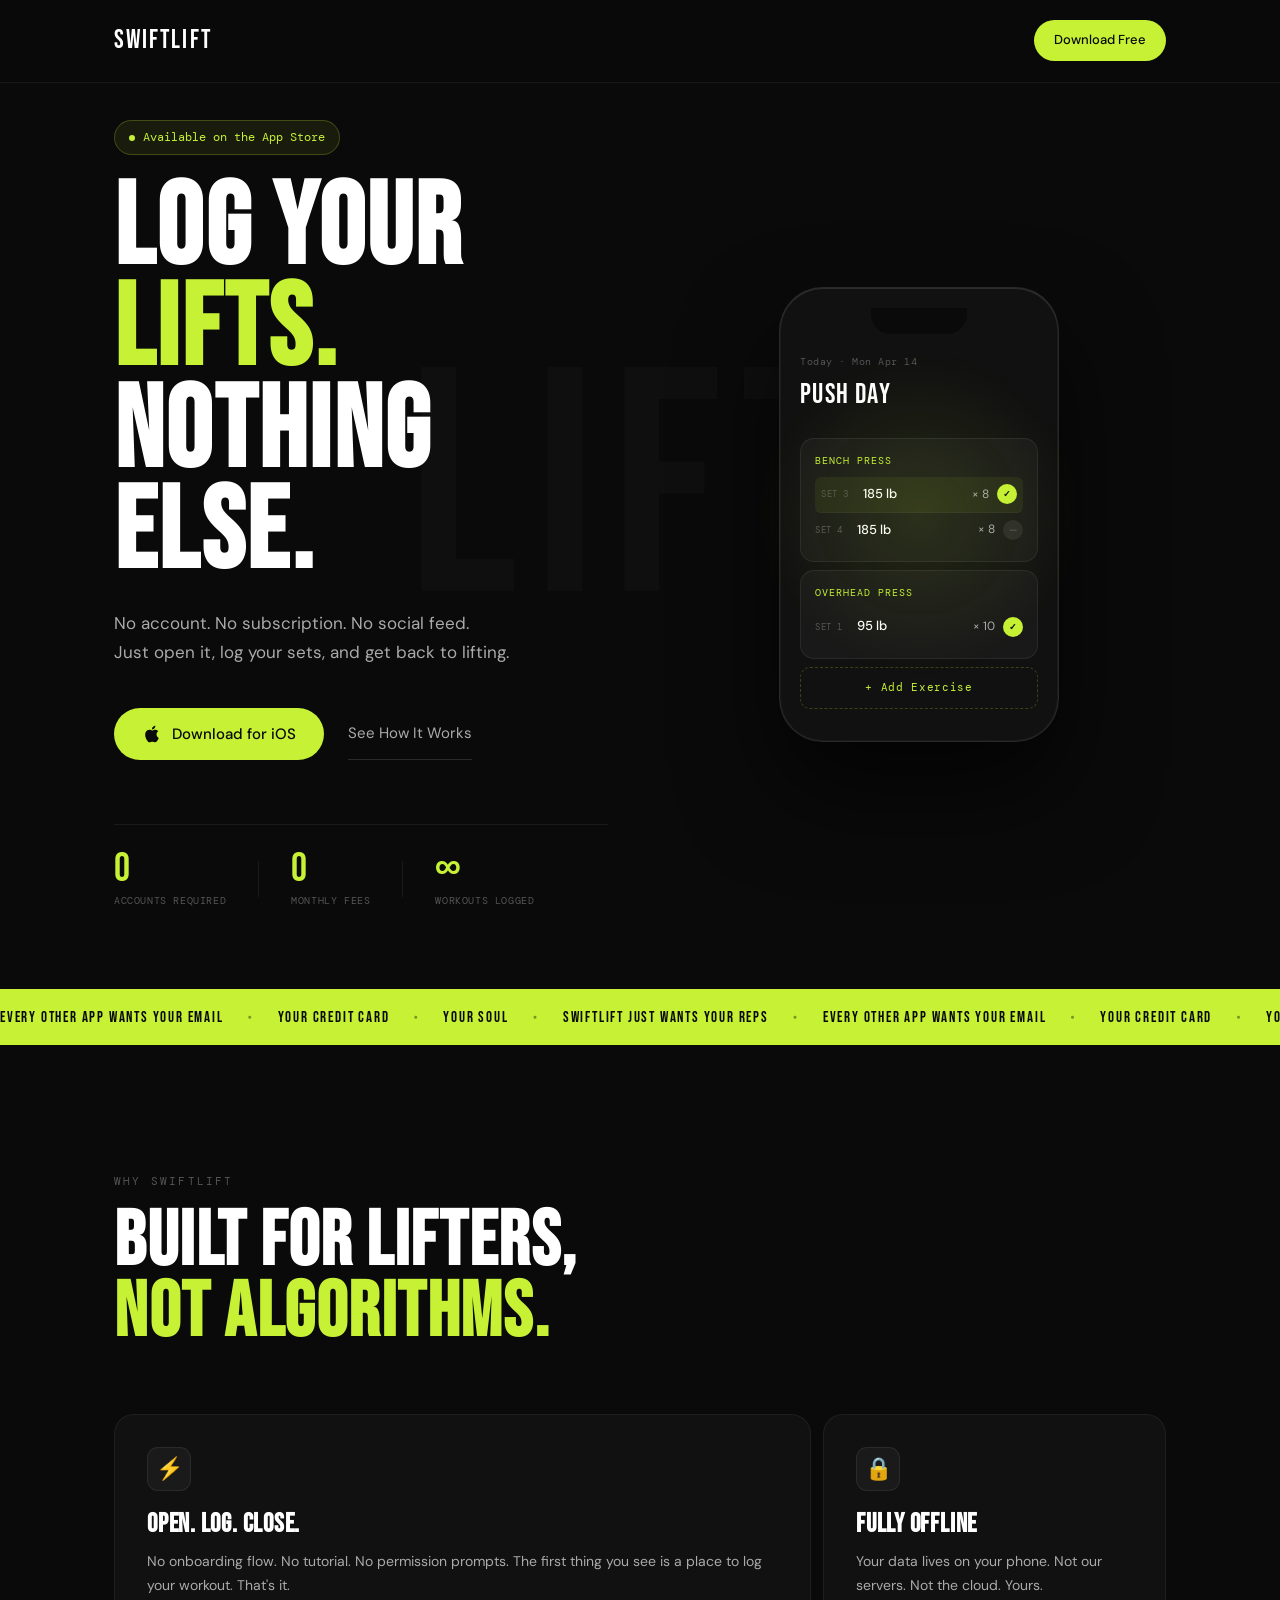
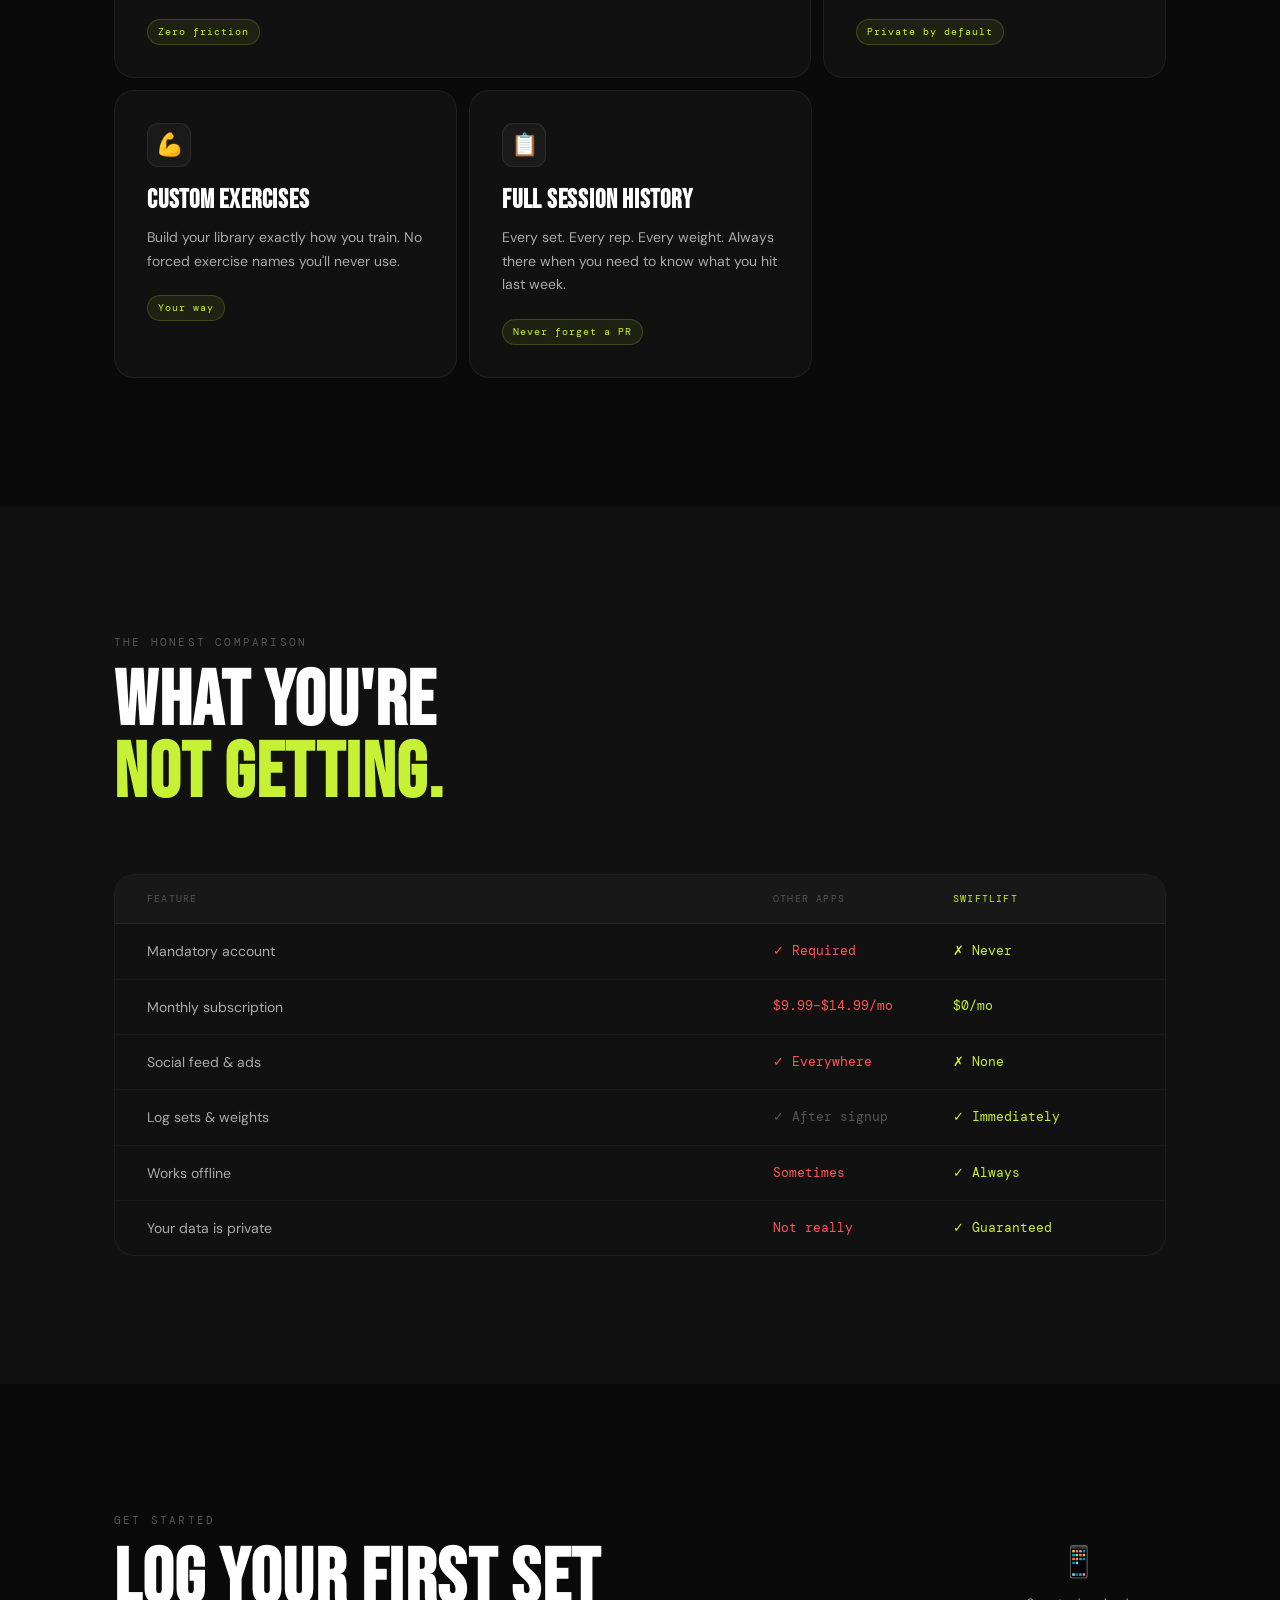
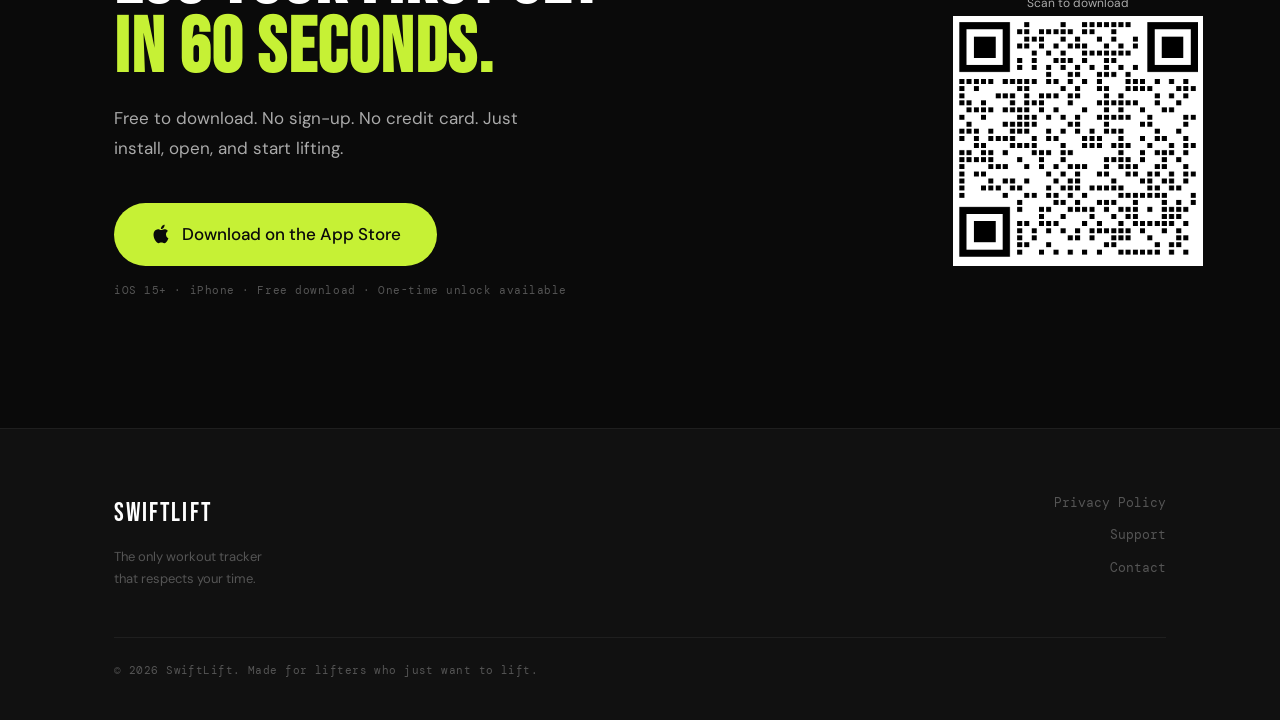
<file: index.html>
<!DOCTYPE html>
<html lang="en">
<head>
  <meta charset="UTF-8" />
  <meta name="viewport" content="width=device-width, initial-scale=1.0"/>
  <title>SwiftLift — Log Your Lifts. Nothing Else.</title>
  <meta name="description" content="The workout tracker that gets out of your way. No account. No subscription. Just open it, log your sets, and get back to lifting."/>
  <meta property="og:title" content="SwiftLift — Log Your Lifts. Nothing Else."/>
  <meta property="og:description" content="No account. No subscription. Just your reps."/>
  <meta property="og:type" content="website"/>
  <link rel="preconnect" href="https://fonts.googleapis.com"/>
  <link rel="preconnect" href="https://fonts.gstatic.com" crossorigin/>
  <link href="https://fonts.googleapis.com/css2?family=Bebas+Neue&family=DM+Sans:wght@300;400;500&family=DM+Mono:wght@400;500&display=swap" rel="stylesheet"/>
  <link rel="stylesheet" href="style.css"/>
</head>
<body>

  <!-- NAV -->
  <nav class="nav">
    <div class="nav-inner">
      <span class="logo">SWIFTLIFT</span>
      <a href="https://apps.apple.com/us/app/swiftlift-workout-tracker/id6762153909" class="nav-cta">Download Free</a>
    </div>
  </nav>

  <!-- HERO -->
  <section class="hero">
    <div class="hero-bg-text">LIFT</div>
    <div class="hero-content">
      <div class="hero-badge">
        <span class="badge-dot"></span>
        Available on the App Store
      </div>
      <h1 class="hero-title">
        Log Your<br/>
        <span class="accent">Lifts.</span><br/>
        Nothing Else.
      </h1>
      <p class="hero-sub">No account. No subscription. No social feed.<br/>Just open it, log your sets, and get back to lifting.</p>
      <div class="hero-actions">
        <a href="https://apps.apple.com/us/app/swiftlift-workout-tracker/id6762153909" class="btn-primary">
          <svg width="20" height="20" viewBox="0 0 24 24" fill="currentColor"><path d="M18.71 19.5c-.83 1.24-1.71 2.45-3.05 2.47-1.34.03-1.77-.79-3.29-.79-1.53 0-2 .77-3.27.82-1.31.05-2.3-1.32-3.14-2.53C4.25 17 2.94 12.45 4.7 9.39c.87-1.52 2.43-2.48 4.12-2.51 1.28-.02 2.5.87 3.29.87.78 0 2.26-1.07 3.8-.91.65.03 2.47.26 3.64 1.98-.09.06-2.17 1.28-2.15 3.81.03 3.02 2.65 4.03 2.68 4.04-.03.07-.42 1.44-1.38 2.83M13 3.5c.73-.83 1.94-1.46 2.94-1.5.13 1.17-.34 2.35-1.04 3.19-.69.85-1.83 1.51-2.95 1.42-.15-1.15.41-2.35 1.05-3.11z"/></svg>
          Download for iOS
        </a>
        <a href="#features" class="btn-ghost">See How It Works</a>
      </div>
      <div class="hero-stats">
        <div class="stat">
          <span class="stat-num">0</span>
          <span class="stat-label">Accounts Required</span>
        </div>
        <div class="stat-divider"></div>
        <div class="stat">
          <span class="stat-num">0</span>
          <span class="stat-label">Monthly Fees</span>
        </div>
        <div class="stat-divider"></div>
        <div class="stat">
          <span class="stat-num">∞</span>
          <span class="stat-label">Workouts Logged</span>
        </div>
      </div>
    </div>
    <div class="hero-phone">
      <div class="phone-frame">
        <div class="phone-notch"></div>
        <div class="phone-screen">
          <div class="app-header">
            <span class="app-date">Today · Mon Apr 14</span>
            <span class="app-title">Push Day</span>
          </div>
          <div class="exercise-block">
            <div class="exercise-name">Bench Press</div>
            <div class="set-row active">
              <span class="set-num">SET 3</span>
              <span class="set-weight">185 lb</span>
              <span class="set-reps">× 8</span>
              <span class="set-check">✓</span>
            </div>
            <div class="set-row">
              <span class="set-num">SET 4</span>
              <span class="set-weight">185 lb</span>
              <span class="set-reps">× 8</span>
              <span class="set-check pending">—</span>
            </div>
          </div>
          <div class="exercise-block">
            <div class="exercise-name">Overhead Press</div>
            <div class="set-row">
              <span class="set-num">SET 1</span>
              <span class="set-weight">95 lb</span>
              <span class="set-reps">× 10</span>
              <span class="set-check">✓</span>
            </div>
          </div>
          <div class="add-exercise">
            <span>+ Add Exercise</span>
          </div>
        </div>
      </div>
      <div class="phone-glow"></div>
    </div>
  </section>

  <!-- PROBLEM STRIP -->
  <section class="problem-strip">
    <div class="strip-inner">
      <span>EVERY OTHER APP WANTS YOUR EMAIL</span>
      <span class="strip-dot">●</span>
      <span>YOUR CREDIT CARD</span>
      <span class="strip-dot">●</span>
      <span>YOUR SOUL</span>
      <span class="strip-dot">●</span>
      <span>SWIFTLIFT JUST WANTS YOUR REPS</span>
      <span class="strip-dot">●</span>
      <span>EVERY OTHER APP WANTS YOUR EMAIL</span>
      <span class="strip-dot">●</span>
      <span>YOUR CREDIT CARD</span>
      <span class="strip-dot">●</span>
      <span>YOUR SOUL</span>
      <span class="strip-dot">●</span>
      <span>SWIFTLIFT JUST WANTS YOUR REPS</span>
    </div>
  </section>

  <!-- FEATURES -->
  <section class="features" id="features">
    <div class="container">
      <div class="section-label">WHY SWIFTLIFT</div>
      <h2 class="section-title">Built for lifters,<br/><span class="accent">not algorithms.</span></h2>

      <div class="features-grid">

        <div class="feature-card large">
          <div class="feature-icon">⚡</div>
          <h3>Open. Log. Close.</h3>
          <p>No onboarding flow. No tutorial. No permission prompts. The first thing you see is a place to log your workout. That's it.</p>
          <div class="feature-tag">Zero friction</div>
        </div>

        <div class="feature-card">
          <div class="feature-icon">🔒</div>
          <h3>Fully Offline</h3>
          <p>Your data lives on your phone. Not our servers. Not the cloud. Yours.</p>
          <div class="feature-tag">Private by default</div>
        </div>

        <div class="feature-card">
          <div class="feature-icon">💪</div>
          <h3>Custom Exercises</h3>
          <p>Build your library exactly how you train. No forced exercise names you'll never use.</p>
          <div class="feature-tag">Your way</div>
        </div>

        <div class="feature-card">
          <div class="feature-icon">📋</div>
          <h3>Full Session History</h3>
          <p>Every set. Every rep. Every weight. Always there when you need to know what you hit last week.</p>
          <div class="feature-tag">Never forget a PR</div>
        </div>

        <!--
        <div class="feature-card large right">
          <div class="feature-icon">🎯</div>
          <h3>One-Time Purchase.<br/>Own It Forever.</h3>
          <p>No subscription. No price hikes. No features hidden behind a paywall that keeps growing. Pay once, use forever.</p>
          <div class="feature-price">
            <span class="price-amount">$4.99</span>
            <span class="price-label">one time · forever</span>
          </div>
        </div>
        -->
      </div>
    </div>
  </section>

  <!-- COMPARISON -->
  <section class="comparison">
    <div class="container">
      <div class="section-label">THE HONEST COMPARISON</div>
      <h2 class="section-title">What you're<br/><span class="accent">not getting.</span></h2>

      <div class="compare-table">
        <div class="compare-header">
          <div class="compare-col feature-col">Feature</div>
          <div class="compare-col others-col">Other Apps</div>
          <div class="compare-col swiftlift-col">SwiftLift</div>
        </div>
        <div class="compare-row">
          <div class="compare-col feature-col">Mandatory account</div>
          <div class="compare-col others-col bad">✓ Required</div>
          <div class="compare-col swiftlift-col good">✗ Never</div>
        </div>
        <div class="compare-row">
          <div class="compare-col feature-col">Monthly subscription</div>
          <div class="compare-col others-col bad">$9.99–$14.99/mo</div>
          <div class="compare-col swiftlift-col good">$0/mo</div>
        </div>
        <div class="compare-row">
          <div class="compare-col feature-col">Social feed & ads</div>
          <div class="compare-col others-col bad">✓ Everywhere</div>
          <div class="compare-col swiftlift-col good">✗ None</div>
        </div>
        <div class="compare-row">
          <div class="compare-col feature-col">Log sets & weights</div>
          <div class="compare-col others-col neutral">✓ After signup</div>
          <div class="compare-col swiftlift-col good">✓ Immediately</div>
        </div>
        <div class="compare-row">
          <div class="compare-col feature-col">Works offline</div>
          <div class="compare-col others-col bad">Sometimes</div>
          <div class="compare-col swiftlift-col good">✓ Always</div>
        </div>
        <div class="compare-row">
          <div class="compare-col feature-col">Your data is private</div>
          <div class="compare-col others-col bad">Not really</div>
          <div class="compare-col swiftlift-col good">✓ Guaranteed</div>
        </div>
      </div>
    </div>
  </section>

  <!-- DOWNLOAD -->
  <section class="download" id="download">
    <div class="container">
      <div class="download-inner">
        <div class="download-text">
          <div class="section-label">GET STARTED</div>
          <h2 class="download-title">Log your first set<br/><span class="accent">in 60 seconds.</span></h2>
          <p class="download-sub">Free to download. No sign-up. No credit card. Just install, open, and start lifting.</p>
          <a href="https://apps.apple.com/us/app/swiftlift-workout-tracker/id6762153909" class="btn-primary large">
            <svg width="22" height="22" viewBox="0 0 24 24" fill="currentColor"><path d="M18.71 19.5c-.83 1.24-1.71 2.45-3.05 2.47-1.34.03-1.77-.79-3.29-.79-1.53 0-2 .77-3.27.82-1.31.05-2.3-1.32-3.14-2.53C4.25 17 2.94 12.45 4.7 9.39c.87-1.52 2.43-2.48 4.12-2.51 1.28-.02 2.5.87 3.29.87.78 0 2.26-1.07 3.8-.91.65.03 2.47.26 3.64 1.98-.09.06-2.17 1.28-2.15 3.81.03 3.02 2.65 4.03 2.68 4.04-.03.07-.42 1.44-1.38 2.83M13 3.5c.73-.83 1.94-1.46 2.94-1.5.13 1.17-.34 2.35-1.04 3.19-.69.85-1.83 1.51-2.95 1.42-.15-1.15.41-2.35 1.05-3.11z"/></svg>
            Download on the App Store
          </a>
          <p class="download-note">iOS 15+ · iPhone · Free download · One-time unlock available</p>
        </div>
        <div class="download-card">
          <div class="qr-placeholder">
            <div class="qr-inner">
              <div class="qr-icon">📱</div>
              <p>Scan to download</p>
              <span><img src="swiftlift-qr-code.png" alt="SwiftLift QR Code" width="250" height="250"></span>
            </div>
          </div>
        </div>
      </div>
    </div>
  </section>

  <!-- FOOTER -->
  <footer class="footer">
    <div class="container">
      <div class="footer-inner">
        <div class="footer-left">
          <span class="logo">SWIFTLIFT</span>
          <p>The only workout tracker<br/>that respects your time.</p>
        </div>
        <div class="footer-links">
          <a href="privacy.html">Privacy Policy</a>
          <a href="support.html">Support</a>
          <a href="mailto:swiftliftsupport@gmail.com">Contact</a>
        </div>
      </div>
      <div class="footer-bottom">
        <span>© 2026 SwiftLift. Made for lifters who just want to lift.</span>
      </div>
    </div>
  </footer>

  <script src="script.js"></script>
</body>
</html>
</file>
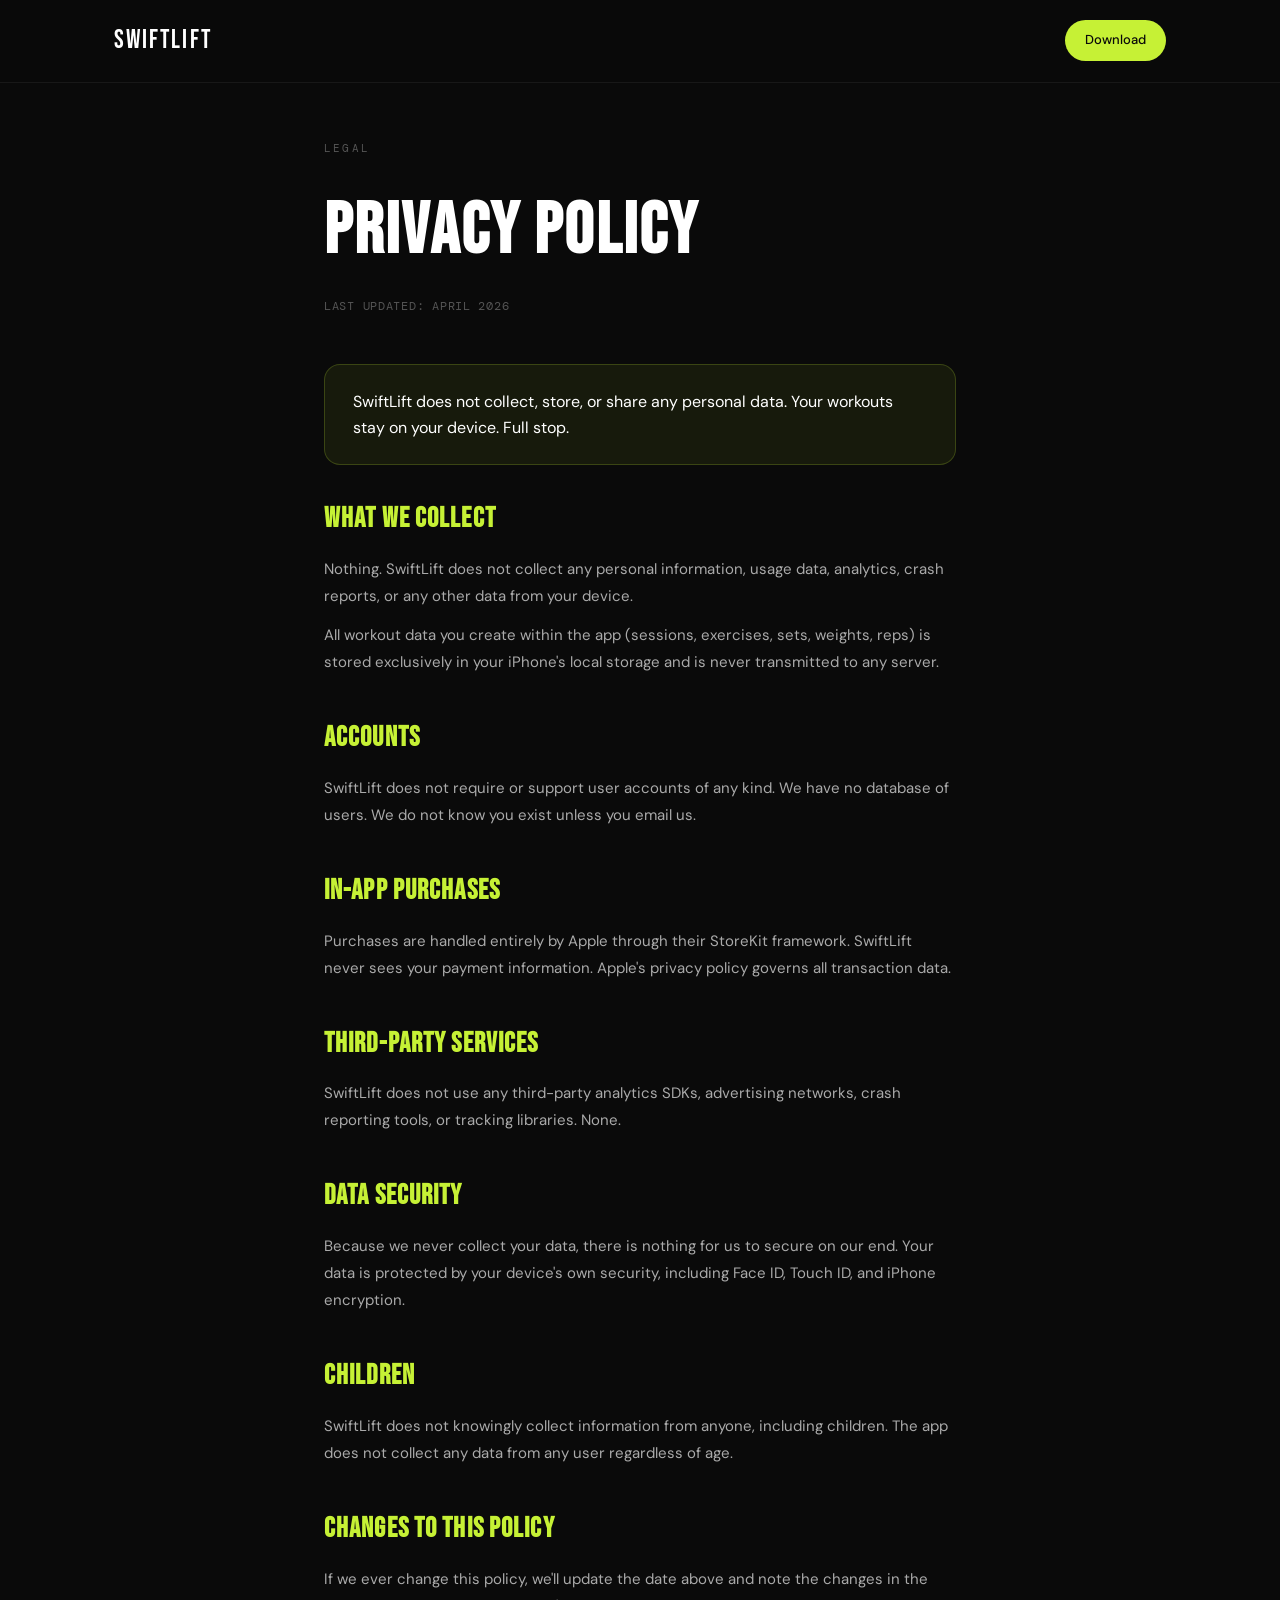
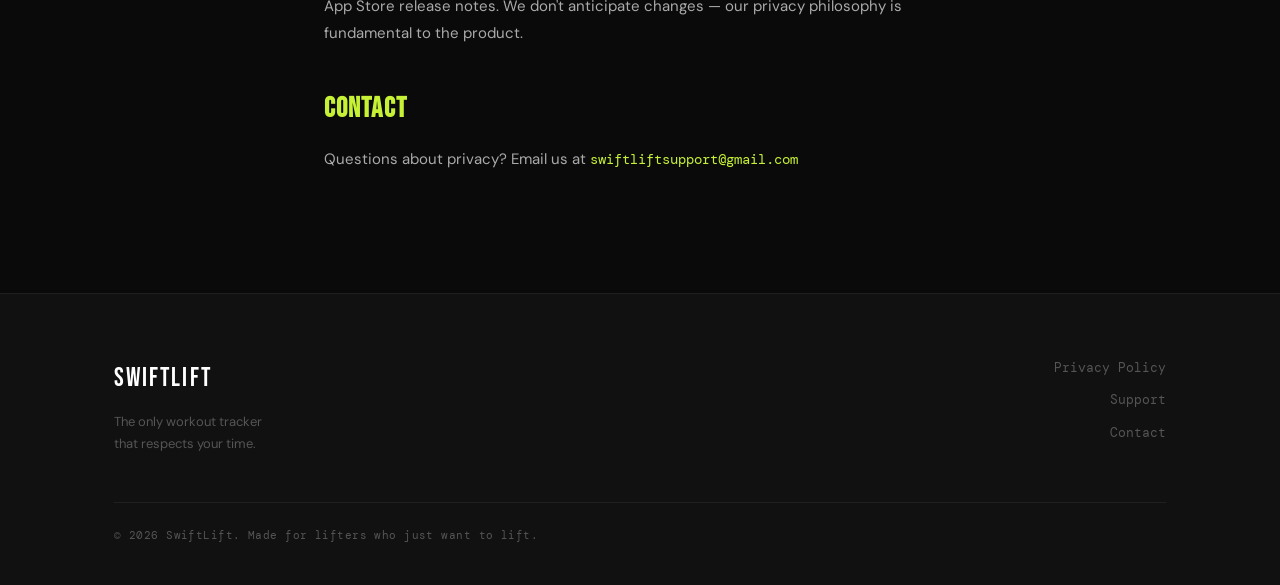
<file: privacy.html>
<!DOCTYPE html>
<html lang="en">
<head>
  <meta charset="UTF-8"/>
  <meta name="viewport" content="width=device-width, initial-scale=1.0"/>
  <title>SwiftLift — Privacy Policy</title>
  <link rel="preconnect" href="https://fonts.googleapis.com"/>
  <link rel="preconnect" href="https://fonts.gstatic.com" crossorigin/>
  <link href="https://fonts.googleapis.com/css2?family=Bebas+Neue&family=DM+Sans:wght@300;400;500&family=DM+Mono:wght@400;500&display=swap" rel="stylesheet"/>
  <link rel="stylesheet" href="style.css"/>
  <style>
    .privacy-page { max-width: 680px; margin: 0 auto; padding: 140px 24px 80px; }
    .privacy-page h1 { font-family: var(--font-display); font-size: 72px; letter-spacing: 0.03em; margin-bottom: 8px; }
    .privacy-date { font-family: var(--font-mono); font-size: 12px; color: var(--gray-500); letter-spacing: 0.06em; margin-bottom: 48px; display: block; }
    .privacy-section { margin-bottom: 40px; }
    .privacy-section h2 { font-family: var(--font-display); font-size: 28px; letter-spacing: 0.04em; margin-bottom: 14px; color: var(--lime); }
    .privacy-section p { font-size: 15px; color: var(--gray-300); line-height: 1.8; margin-bottom: 12px; }
    .highlight-box { background: rgba(198,241,53,0.07); border: 1px solid rgba(198,241,53,0.2); border-radius: 16px; padding: 24px 28px; margin: 32px 0; }
    .highlight-box p { color: var(--white); font-size: 16px; margin: 0; }
  </style>
</head>
<body>
  <nav class="nav">
    <div class="nav-inner">
      <a href="index.html" class="logo">SWIFTLIFT</a>
      <a href="index.html#download" class="nav-cta">Download</a>
    </div>
  </nav>

  <div class="privacy-page">
    <div class="section-label">LEGAL</div>
    <h1>Privacy Policy</h1>
    <span class="privacy-date">LAST UPDATED: APRIL 2026</span>

    <div class="highlight-box">
      <p>SwiftLift does not collect, store, or share any personal data. Your workouts stay on your device. Full stop.</p>
    </div>

    <div class="privacy-section">
      <h2>What We Collect</h2>
      <p>Nothing. SwiftLift does not collect any personal information, usage data, analytics, crash reports, or any other data from your device.</p>
      <p>All workout data you create within the app (sessions, exercises, sets, weights, reps) is stored exclusively in your iPhone's local storage and is never transmitted to any server.</p>
    </div>

    <div class="privacy-section">
      <h2>Accounts</h2>
      <p>SwiftLift does not require or support user accounts of any kind. We have no database of users. We do not know you exist unless you email us.</p>
    </div>

    <div class="privacy-section">
      <h2>In-App Purchases</h2>
      <p>Purchases are handled entirely by Apple through their StoreKit framework. SwiftLift never sees your payment information. Apple's privacy policy governs all transaction data.</p>
    </div>

    <div class="privacy-section">
      <h2>Third-Party Services</h2>
      <p>SwiftLift does not use any third-party analytics SDKs, advertising networks, crash reporting tools, or tracking libraries. None.</p>
    </div>

    <div class="privacy-section">
      <h2>Data Security</h2>
      <p>Because we never collect your data, there is nothing for us to secure on our end. Your data is protected by your device's own security, including Face ID, Touch ID, and iPhone encryption.</p>
    </div>

    <div class="privacy-section">
      <h2>Children</h2>
      <p>SwiftLift does not knowingly collect information from anyone, including children. The app does not collect any data from any user regardless of age.</p>
    </div>

    <div class="privacy-section">
      <h2>Changes to This Policy</h2>
      <p>If we ever change this policy, we'll update the date above and note the changes in the App Store release notes. We don't anticipate changes — our privacy philosophy is fundamental to the product.</p>
    </div>

    <div class="privacy-section">
      <h2>Contact</h2>
      <p>Questions about privacy? Email us at <a href="mailto:swiftliftsupport@gmail.com" style="color: var(--lime); font-family: var(--font-mono); font-size: 14px;">swiftliftsupport@gmail.com</a></p>
    </div>
  </div>

  <footer class="footer">
    <div class="container">
      <div class="footer-inner">
        <div class="footer-left">
          <span class="logo">SWIFTLIFT</span>
          <p>The only workout tracker<br/>that respects your time.</p>
        </div>
        <div class="footer-links">
          <a href="privacy.html">Privacy Policy</a>
          <a href="support.html">Support</a>
          <a href="mailto:swiftliftsupport@gmail.com">Contact</a>
        </div>
      </div>
      <div class="footer-bottom">
        <span>© 2026 SwiftLift. Made for lifters who just want to lift.</span>
      </div>
    </div>
  </footer>
</body>
</html>
</file>
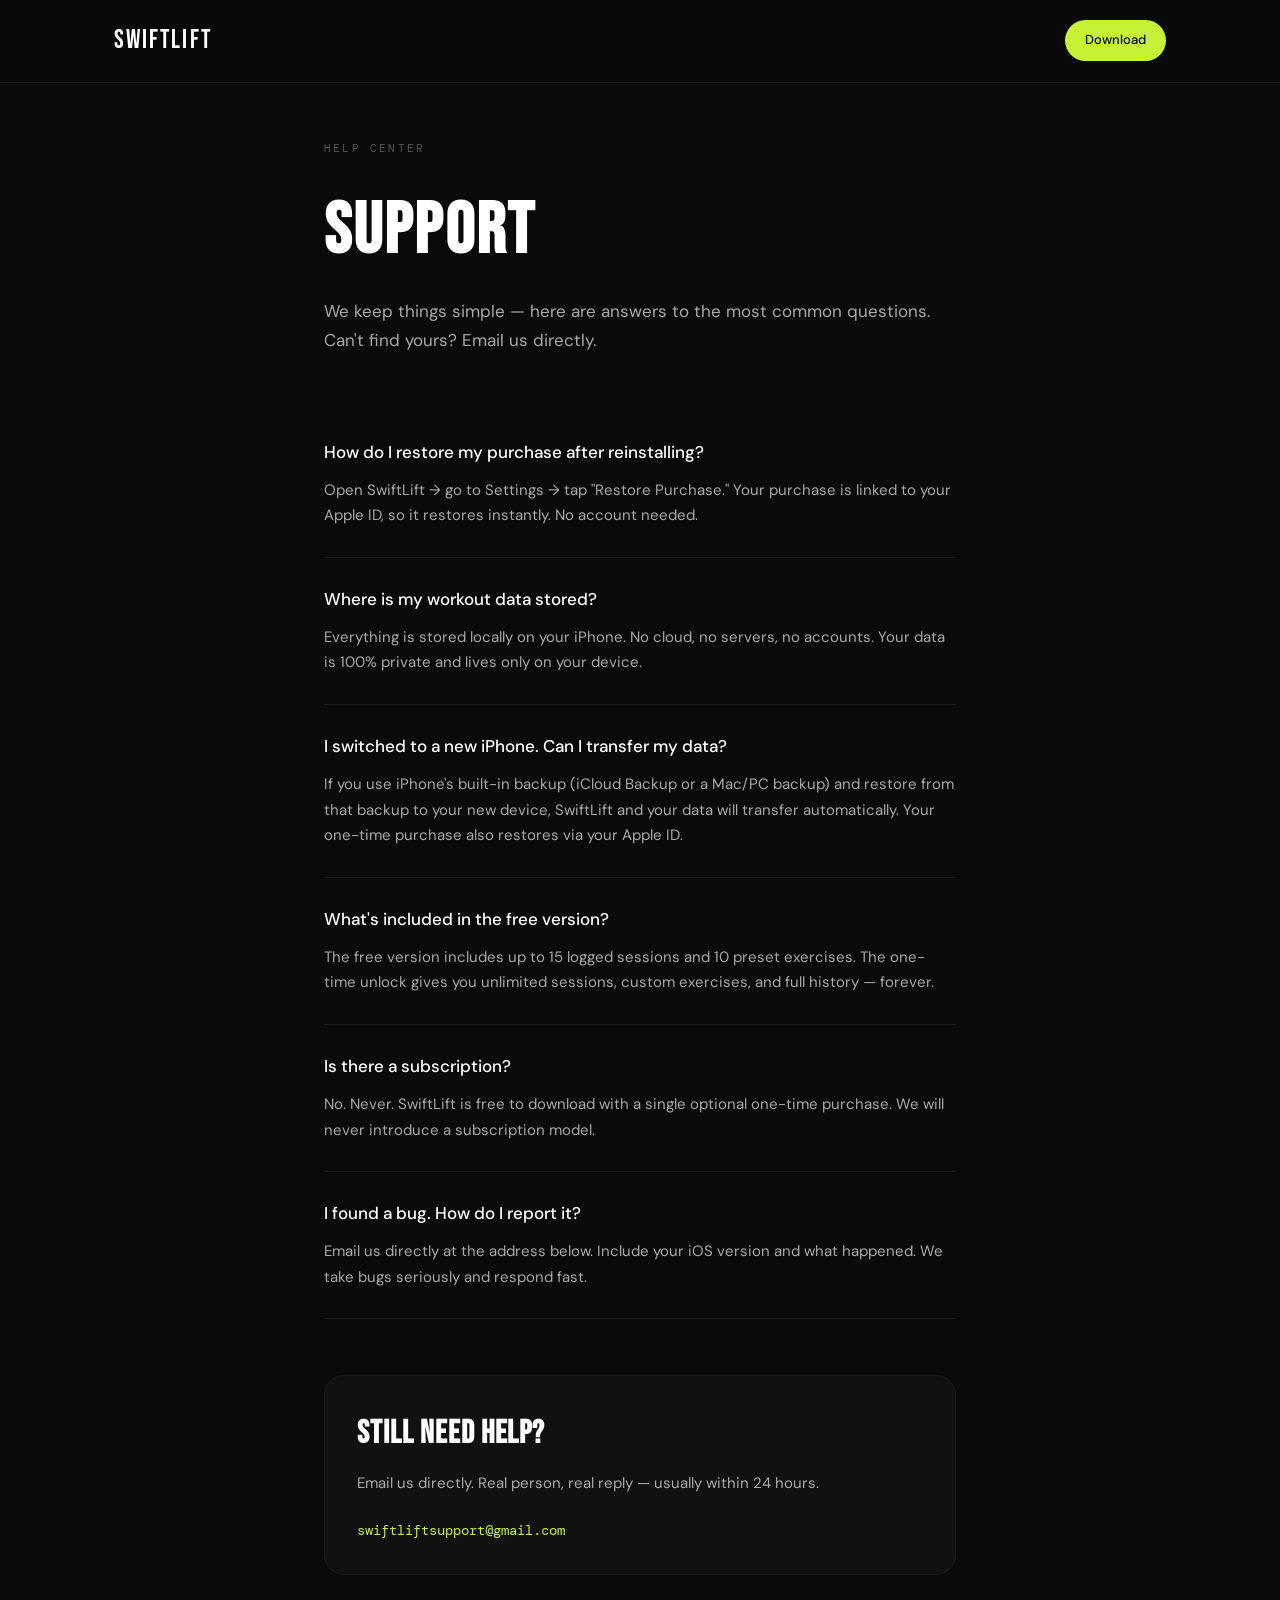
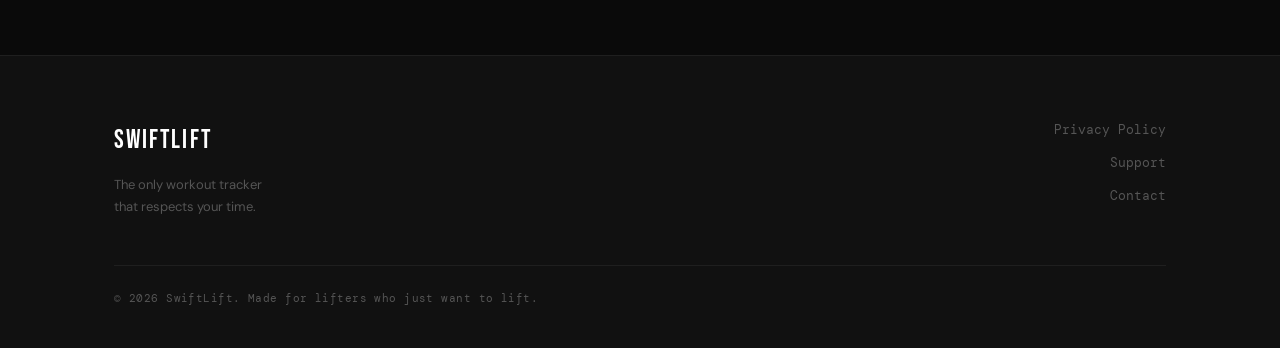
<file: support.html>
<!DOCTYPE html>
<html lang="en">
<head>
  <meta charset="UTF-8"/>
  <meta name="viewport" content="width=device-width, initial-scale=1.0"/>
  <title>SwiftLift — Support</title>
  <link rel="preconnect" href="https://fonts.googleapis.com"/>
  <link rel="preconnect" href="https://fonts.gstatic.com" crossorigin/>
  <link href="https://fonts.googleapis.com/css2?family=Bebas+Neue&family=DM+Sans:wght@300;400;500&family=DM+Mono:wght@400;500&display=swap" rel="stylesheet"/>
  <link rel="stylesheet" href="style.css"/>
  <style>
    .support-page { max-width: 680px; margin: 0 auto; padding: 140px 24px 80px; }
    .support-page h1 { font-family: var(--font-display); font-size: 72px; letter-spacing: 0.03em; margin-bottom: 8px; }
    .support-intro { font-size: 17px; color: var(--gray-300); margin-bottom: 56px; line-height: 1.7; }
    .faq-item { border-bottom: 1px solid var(--gray-800); padding: 28px 0; }
    .faq-q { font-family: var(--font-body); font-weight: 500; font-size: 17px; margin-bottom: 12px; color: var(--white); }
    .faq-a { font-size: 15px; color: var(--gray-300); line-height: 1.7; }
    .contact-box { background: var(--gray-900); border: 1px solid var(--gray-800); border-radius: 20px; padding: 32px; margin-top: 56px; }
    .contact-box h3 { font-family: var(--font-display); font-size: 32px; letter-spacing: 0.03em; margin-bottom: 12px; }
    .contact-box p { color: var(--gray-300); font-size: 15px; margin-bottom: 20px; line-height: 1.7; }
    .contact-box a { color: var(--lime); font-family: var(--font-mono); font-size: 14px; }
    .contact-box a:hover { text-decoration: underline; }
  </style>
</head>
<body>
  <nav class="nav">
    <div class="nav-inner">
      <a href="index.html" class="logo">SWIFTLIFT</a>
      <a href="index.html#download" class="nav-cta">Download</a>
    </div>
  </nav>

  <div class="support-page">
    <div class="section-label">HELP CENTER</div>
    <h1>Support</h1>
    <p class="support-intro">We keep things simple — here are answers to the most common questions. Can't find yours? Email us directly.</p>

    <div class="faq-item">
      <div class="faq-q">How do I restore my purchase after reinstalling?</div>
      <div class="faq-a">Open SwiftLift → go to Settings → tap "Restore Purchase." Your purchase is linked to your Apple ID, so it restores instantly. No account needed.</div>
    </div>

    <div class="faq-item">
      <div class="faq-q">Where is my workout data stored?</div>
      <div class="faq-a">Everything is stored locally on your iPhone. No cloud, no servers, no accounts. Your data is 100% private and lives only on your device.</div>
    </div>

    <div class="faq-item">
      <div class="faq-q">I switched to a new iPhone. Can I transfer my data?</div>
      <div class="faq-a">If you use iPhone's built-in backup (iCloud Backup or a Mac/PC backup) and restore from that backup to your new device, SwiftLift and your data will transfer automatically. Your one-time purchase also restores via your Apple ID.</div>
    </div>

    <div class="faq-item">
      <div class="faq-q">What's included in the free version?</div>
      <div class="faq-a">The free version includes up to 15 logged sessions and 10 preset exercises. The one-time unlock gives you unlimited sessions, custom exercises, and full history — forever.</div>
    </div>

    <div class="faq-item">
      <div class="faq-q">Is there a subscription?</div>
      <div class="faq-a">No. Never. SwiftLift is free to download with a single optional one-time purchase. We will never introduce a subscription model.</div>
    </div>

    <div class="faq-item">
      <div class="faq-q">I found a bug. How do I report it?</div>
      <div class="faq-a">Email us directly at the address below. Include your iOS version and what happened. We take bugs seriously and respond fast.</div>
    </div>

    <div class="contact-box">
      <h3>Still Need Help?</h3>
      <p>Email us directly. Real person, real reply — usually within 24 hours.</p>
      <a href="mailto:swiftliftsupport@gmail.com">swiftliftsupport@gmail.com</a>
    </div>
  </div>

  <footer class="footer">
    <div class="container">
      <div class="footer-inner">
        <div class="footer-left">
          <span class="logo">SWIFTLIFT</span>
          <p>The only workout tracker<br/>that respects your time.</p>
        </div>
        <div class="footer-links">
          <a href="privacy.html">Privacy Policy</a>
          <a href="support.html">Support</a>
          <a href="mailto:swiftliftsupport@gmail.com">Contact</a>
        </div>
      </div>
      <div class="footer-bottom">
        <span>© 2026 SwiftLift. Made for lifters who just want to lift.</span>
      </div>
    </div>
  </footer>
</body>
</html>
</file>
<file: style.css>
/* ===== RESET & VARIABLES ===== */
*, *::before, *::after { box-sizing: border-box; margin: 0; padding: 0; }

:root {
  --black: #0a0a0a;
  --white: #ffffff;
  --lime: #C6F135;
  --lime-dim: #a8d020;
  --gray-900: #111111;
  --gray-800: #1a1a1a;
  --gray-700: #2a2a2a;
  --gray-500: #555555;
  --gray-300: #aaaaaa;
  --gray-100: #f0f0f0;
  --font-display: 'Bebas Neue', sans-serif;
  --font-body: 'DM Sans', sans-serif;
  --font-mono: 'DM Mono', monospace;

  /* Emil: The one easing curve — strong ease-out everywhere */
  --ease: cubic-bezier(0.23, 1, 0.32, 1);

  /* Emil: Standardized durations */
  --dur-snap: 120ms;
  --dur-fast: 200ms;
  --dur-base: 340ms;
  --dur-slow: 600ms;

  /* 8pt spacing system */
  --sp-1: 4px;   --sp-2: 8px;   --sp-3: 12px;  --sp-4: 16px;
  --sp-5: 20px;  --sp-6: 24px;  --sp-8: 32px;  --sp-10: 40px;
  --sp-12: 48px; --sp-16: 64px; --sp-20: 80px; --sp-24: 96px;
  --sp-32: 128px;
}

html { scroll-behavior: smooth; }

body {
  background: var(--black);
  color: var(--white);
  font-family: var(--font-body);
  font-size: 16px;
  line-height: 1.6;
  overflow-x: hidden;
  -webkit-font-smoothing: antialiased;
  -moz-osx-font-smoothing: grayscale;
}

a { text-decoration: none; color: inherit; }

/* ===== UTILITY ===== */
.container {
  max-width: 1100px;
  margin: 0 auto;
  padding: 0 var(--sp-6);
}

.accent { color: var(--lime); }

.section-label {
  font-family: var(--font-mono);
  font-size: 11px;
  letter-spacing: 0.2em;
  color: var(--gray-500);
  text-transform: uppercase;
  margin-bottom: var(--sp-4);
}

.section-title {
  font-family: var(--font-display);
  font-size: clamp(48px, 6vw, 80px);
  line-height: 0.93;
  letter-spacing: 0.02em;
  margin-bottom: var(--sp-16);
}

/* ===== EMIL: COMPOUND ENTRANCE KEYFRAME ===== */
/* Elements fill in from scale(0.95) — never from scale(0) */
@keyframes fillIn {
  from { opacity: 0; transform: translateY(20px) scale(0.95); }
  to   { opacity: 1; transform: translateY(0)    scale(1);    }
}

/* Scroll-reveal utility classes set by JS */
.reveal-hidden {
  opacity: 0;
  transform: translateY(24px) scale(0.95);
  will-change: transform, opacity;
}
.reveal-visible {
  transition:
    opacity var(--dur-slow) var(--ease),
    transform var(--dur-slow) var(--ease);
  opacity: 1;
  transform: translateY(0) scale(1);
}

/* ===== BUTTONS ===== */
.btn-primary {
  display: inline-flex;
  align-items: center;
  gap: 10px;
  background: var(--lime);
  color: var(--black);
  font-family: var(--font-body);
  font-weight: 500;
  font-size: 15px;
  padding: 14px 28px;
  border-radius: 100px;
  /* Emil: Explicit properties, not "all" */
  transition:
    background    var(--dur-base) var(--ease),
    transform     var(--dur-base) var(--ease),
    box-shadow    var(--dur-base) var(--ease);
  cursor: pointer;
  white-space: nowrap;
  /* GPU layer */
  transform: translateZ(0);
}

.btn-primary:hover {
  background: var(--white);
  transform: translateZ(0) translateY(-2px);
  box-shadow: 0 16px 48px rgba(198, 241, 53, 0.25);
}

/* Emil: Tactile active — 0.97 scale for physical press feel */
.btn-primary:active {
  transform: translateZ(0) scale(0.97);
  box-shadow: none;
  transition-duration: var(--dur-snap);
}

.btn-primary.large {
  font-size: 17px;
  padding: 18px 36px;
}

.btn-ghost {
  display: inline-flex;
  align-items: center;
  gap: 8px;
  color: var(--gray-300);
  font-size: 15px;
  font-weight: 400;
  padding: 14px 0;
  border-bottom: 1px solid var(--gray-700);
  transition:
    color        var(--dur-base) var(--ease),
    border-color var(--dur-base) var(--ease),
    transform    var(--dur-base) var(--ease);
  transform: translateZ(0);
}

.btn-ghost:hover {
  color: var(--white);
  border-bottom-color: var(--white);
}

/* Emil: Tactile active */
.btn-ghost:active {
  transform: translateZ(0) scale(0.97);
  transition-duration: var(--dur-snap);
}

/* ===== NAV ===== */
.nav {
  position: fixed;
  top: 0; left: 0; right: 0;
  z-index: 100;
  padding: var(--sp-5) 0;
  background: rgba(10,10,10,0.82);
  backdrop-filter: blur(24px) saturate(160%);
  -webkit-backdrop-filter: blur(24px) saturate(160%);
  border-bottom: 1px solid rgba(255,255,255,0.06);
  /* Emil: only transition padding — not "all" */
  transition: padding var(--dur-base) var(--ease);
}

.nav-inner {
  max-width: 1100px;
  margin: 0 auto;
  padding: 0 var(--sp-6);
  display: flex;
  align-items: center;
  justify-content: space-between;
}

.logo {
  font-family: var(--font-display);
  font-size: 26px;
  letter-spacing: 0.08em;
  color: var(--white);
}

.nav-cta {
  background: var(--lime);
  color: var(--black);
  font-size: 13px;
  font-weight: 500;
  padding: 10px 20px;
  border-radius: 100px;
  transition:
    background var(--dur-base) var(--ease),
    transform  var(--dur-base) var(--ease);
  transform: translateZ(0);
}

.nav-cta:hover { background: var(--white); }

/* Emil: Tactile active */
.nav-cta:active {
  transform: translateZ(0) scale(0.97);
  transition-duration: var(--dur-snap);
}

/* ===== HERO ===== */
.hero {
  min-height: 100vh;
  display: grid;
  grid-template-columns: 1fr 1fr;
  align-items: center;
  gap: var(--sp-16);
  max-width: 1100px;
  margin: 0 auto;
  padding: 120px var(--sp-6) var(--sp-20);
  position: relative;
}

.hero-bg-text {
  position: absolute;
  font-family: var(--font-display);
  font-size: clamp(200px, 25vw, 380px);
  color: rgba(255,255,255,0.018);
  top: 50%; left: 50%;
  transform: translate(-50%, -50%);
  white-space: nowrap;
  pointer-events: none;
  z-index: 0;
  letter-spacing: 0.05em;
}

.hero-content { position: relative; z-index: 1; }

/* Emil: Compound entrance — scale(0.95) → scale(1) */
.hero-badge {
  display: inline-flex;
  align-items: center;
  gap: var(--sp-2);
  background: rgba(198,241,53,0.08);
  border: 1px solid rgba(198,241,53,0.22);
  color: var(--lime);
  font-size: 12px;
  font-family: var(--font-mono);
  padding: 7px 14px;
  border-radius: 100px;
  margin-bottom: var(--sp-6);
  opacity: 0;
  animation: fillIn var(--dur-slow) var(--ease) 0.05s forwards;
}

.badge-dot {
  width: 6px;
  height: 6px;
  background: var(--lime);
  border-radius: 50%;
  animation: pulse 2.4s var(--ease) infinite;
}

@keyframes pulse {
  0%, 100% { opacity: 1; transform: scale(1); }
  50%       { opacity: 0.35; transform: scale(0.75); }
}

.hero-title {
  font-family: var(--font-display);
  font-size: clamp(72px, 9vw, 120px);
  line-height: 0.88;
  letter-spacing: 0.02em;
  margin-bottom: var(--sp-6);
  opacity: 0;
  animation: fillIn var(--dur-slow) var(--ease) 0.12s forwards;
}

.hero-sub {
  font-size: 17px;
  color: var(--gray-300);
  line-height: 1.72;
  margin-bottom: var(--sp-10);
  max-width: 420px;
  opacity: 0;
  animation: fillIn var(--dur-slow) var(--ease) 0.20s forwards;
}

.hero-actions {
  display: flex;
  align-items: center;
  gap: var(--sp-6);
  flex-wrap: wrap;
  margin-bottom: var(--sp-16);
  opacity: 0;
  animation: fillIn var(--dur-slow) var(--ease) 0.28s forwards;
}

.hero-stats {
  display: flex;
  align-items: center;
  padding-top: var(--sp-6);
  border-top: 1px solid var(--gray-800);
  opacity: 0;
  animation: fillIn var(--dur-slow) var(--ease) 0.36s forwards;
}

.stat {
  display: flex;
  flex-direction: column;
  padding-right: var(--sp-8);
}

.stat-num {
  font-family: var(--font-display);
  font-size: 40px;
  line-height: 1;
  color: var(--lime);
  letter-spacing: 0.02em;
}

.stat-label {
  font-size: 10px;
  color: var(--gray-500);
  font-family: var(--font-mono);
  letter-spacing: 0.06em;
  margin-top: var(--sp-1);
  text-transform: uppercase;
}

.stat-divider {
  width: 1px;
  height: 36px;
  background: var(--gray-800);
  margin-right: var(--sp-8);
  flex-shrink: 0;
}

/* ===== PHONE MOCKUP ===== */
.hero-phone {
  position: relative;
  display: flex;
  justify-content: center;
  align-items: center;
  z-index: 1;
  opacity: 0;
  animation: fillIn var(--dur-slow) var(--ease) 0.22s forwards;
}

/* Emil: Spring-like ambient glow pulse */
.phone-glow {
  position: absolute;
  width: 340px;
  height: 340px;
  background: radial-gradient(circle, rgba(198,241,53,0.11) 0%, transparent 68%);
  top: 50%; left: 50%;
  transform: translate(-50%, -50%);
  pointer-events: none;
  animation: glowBreath 4s var(--ease) infinite alternate;
  will-change: transform, opacity;
}

@keyframes glowBreath {
  from { opacity: 0.55; transform: translate(-50%, -50%) scale(0.90); }
  to   { opacity: 1;    transform: translate(-50%, -50%) scale(1.10); }
}

/* Emil: Spring float — idle alive feeling */
.phone-frame {
  width: 280px;
  background: var(--gray-900);
  border-radius: 44px;
  border: 1.5px solid rgba(255,255,255,0.1);
  padding: 20px 0 32px;
  position: relative;
  box-shadow:
    0 48px 96px rgba(0,0,0,0.65),
    0 0 0 1px rgba(255,255,255,0.04) inset,
    0 1px 0 rgba(255,255,255,0.08) inset;
  animation: phoneFloat 6s var(--ease) infinite alternate;
  will-change: transform;
}

@keyframes phoneFloat {
  from { transform: translateY(0px)   rotate(-0.4deg); }
  to   { transform: translateY(-10px) rotate(0.4deg);  }
}

.phone-notch {
  width: 96px;
  height: 26px;
  background: var(--black);
  border-radius: 0 0 20px 20px;
  margin: 0 auto 20px;
}

.phone-screen { padding: 0 20px; }

.app-header { margin-bottom: var(--sp-5); }

.app-date {
  display: block;
  font-family: var(--font-mono);
  font-size: 10px;
  color: var(--gray-500);
  margin-bottom: 3px;
  letter-spacing: 0.05em;
}

.app-title {
  display: block;
  font-family: var(--font-display);
  font-size: 28px;
  letter-spacing: 0.05em;
  color: var(--white);
}

.exercise-block {
  background: rgba(255,255,255,0.035);
  border-radius: 14px;
  padding: 14px;
  margin-bottom: 8px;
  border: 1px solid rgba(255,255,255,0.07);
}

.exercise-name {
  font-size: 10px;
  font-family: var(--font-mono);
  color: var(--lime);
  letter-spacing: 0.1em;
  text-transform: uppercase;
  margin-bottom: var(--sp-2);
}

.set-row {
  display: flex;
  align-items: center;
  gap: 8px;
  padding: 7px 0;
  border-bottom: 1px solid rgba(255,255,255,0.04);
  font-size: 12px;
  border-radius: 6px;
  /* Emil: transform+opacity only */
  transition:
    background var(--dur-base) var(--ease),
    transform  var(--dur-snap) var(--ease);
}

.set-row:last-child { border-bottom: none; }

.set-row.active {
  background: rgba(198,241,53,0.07);
  padding: 7px 6px;
}

/* Emil: Tactile active on set rows */
.set-row:active {
  transform: scale(0.97);
  transition-duration: var(--dur-snap);
}

.set-num {
  font-family: var(--font-mono);
  font-size: 9px;
  color: var(--gray-500);
  letter-spacing: 0.06em;
  width: 34px;
}

.set-weight {
  font-weight: 500;
  font-size: 13px;
  color: var(--white);
  flex: 1;
}

.set-reps { font-size: 12px; color: var(--gray-300); }

.set-check {
  width: 20px;
  height: 20px;
  background: var(--lime);
  color: var(--black);
  border-radius: 50%;
  display: flex;
  align-items: center;
  justify-content: center;
  font-size: 9px;
  font-weight: 700;
  /* Emil: pop spring on check completion */
  transition:
    transform  var(--dur-base) var(--ease),
    background var(--dur-base) var(--ease);
  transform: scale(1) translateZ(0);
  will-change: transform;
}

.set-check.completing { transform: scale(1.35) translateZ(0); }

.set-check.pending {
  background: var(--gray-700);
  color: var(--gray-500);
}

.add-exercise {
  text-align: center;
  padding: 11px;
  font-size: 11px;
  color: var(--lime);
  font-family: var(--font-mono);
  letter-spacing: 0.06em;
  border: 1px dashed rgba(198,241,53,0.22);
  border-radius: 10px;
  margin-top: 4px;
}

/* ===== PROBLEM STRIP ===== */
.problem-strip {
  background: var(--lime);
  padding: 15px 0;
  overflow: hidden;
  white-space: nowrap;
}

.strip-inner {
  display: inline-flex;
  align-items: center;
  gap: var(--sp-6);
  animation: scrollLeft 24s linear infinite;
  font-family: var(--font-display);
  font-size: 15px;
  letter-spacing: 0.12em;
  color: var(--black);
  will-change: transform;
}

.strip-dot { font-size: 7px; opacity: 0.4; }

@keyframes scrollLeft {
  from { transform: translateX(0); }
  to   { transform: translateX(-50%); }
}

/* ===== FEATURES ===== */
.features { padding: var(--sp-32) 0; }

.features-grid {
  display: grid;
  grid-template-columns: repeat(3, 1fr);
  gap: 12px;
}

.feature-card {
  background: var(--gray-900);
  border: 1px solid rgba(255,255,255,0.06);
  border-radius: 20px;
  padding: var(--sp-8);
  position: relative;
  overflow: hidden;
  /* Emil: GPU layer, explicit props only */
  transform: translateZ(0);
  will-change: transform;
  /* Emil: Skip-delay — hover states feel instant */
  transition:
    border-color var(--dur-base) var(--ease),
    transform    var(--dur-base) var(--ease),
    box-shadow   var(--dur-base) var(--ease);
  transition-delay: 0ms;
}

/* Vercel-like top accent line */
.feature-card::before {
  content: '';
  position: absolute;
  top: 0; left: 0; right: 0;
  height: 1px;
  background: transparent;
  transition: background var(--dur-base) var(--ease);
}

/* Vercel-like inner glow */
.feature-card::after {
  content: '';
  position: absolute;
  inset: 0;
  border-radius: 20px;
  background: radial-gradient(ellipse at 50% 0%, rgba(198,241,53,0.05) 0%, transparent 55%);
  opacity: 0;
  transition: opacity var(--dur-base) var(--ease);
  pointer-events: none;
}

.feature-card:hover {
  border-color: rgba(255,255,255,0.12);
  transform: translateZ(0) translateY(-3px);
  box-shadow: 0 24px 64px rgba(0,0,0,0.45), 0 0 0 1px rgba(198,241,53,0.05);
}

.feature-card:hover::before { background: var(--lime); }
.feature-card:hover::after  { opacity: 1; }

/* Emil: Tactile active — scale(0.97) physical feedback */
.feature-card:active {
  transform: translateZ(0) scale(0.97);
  box-shadow: 0 8px 24px rgba(0,0,0,0.3);
  transition-duration: var(--dur-snap);
}

.feature-card.large       { grid-column: span 2; }
.feature-card.large.right { grid-column: 2 / span 2; }

.feature-icon {
  width: 44px;
  height: 44px;
  border-radius: 11px;
  background: rgba(255,255,255,0.04);
  border: 1px solid rgba(255,255,255,0.07);
  display: flex;
  align-items: center;
  justify-content: center;
  font-size: 22px;
  margin-bottom: var(--sp-5);
}

.feature-card h3 {
  font-family: var(--font-display);
  font-size: 26px;
  letter-spacing: 0.03em;
  margin-bottom: var(--sp-3);
  line-height: 1.05;
}

.feature-card p {
  color: var(--gray-300);
  font-size: 14px;
  line-height: 1.68;
  margin-bottom: var(--sp-5);
}

.feature-tag {
  display: inline-block;
  font-family: var(--font-mono);
  font-size: 10px;
  letter-spacing: 0.1em;
  color: var(--lime);
  background: rgba(198,241,53,0.08);
  border: 1px solid rgba(198,241,53,0.18);
  padding: 4px 10px;
  border-radius: 100px;
}

.feature-price {
  display: flex;
  align-items: baseline;
  gap: var(--sp-3);
  margin-top: var(--sp-5);
}

.price-amount {
  font-family: var(--font-display);
  font-size: 52px;
  color: var(--lime);
  letter-spacing: 0.02em;
  line-height: 1;
}

.price-label {
  font-family: var(--font-mono);
  font-size: 11px;
  color: var(--gray-500);
  letter-spacing: 0.06em;
}

/* ===== COMPARISON ===== */
.comparison {
  padding: var(--sp-32) 0;
  background: var(--gray-900);
}

.compare-table {
  border-radius: 20px;
  overflow: hidden;
  border: 1px solid rgba(255,255,255,0.06);
}

.compare-header {
  display: grid;
  grid-template-columns: 1fr 180px 180px;
  background: rgba(255,255,255,0.03);
  padding: var(--sp-4) var(--sp-8);
  border-bottom: 1px solid rgba(255,255,255,0.06);
}

.compare-header .compare-col {
  font-family: var(--font-mono);
  font-size: 10px;
  letter-spacing: 0.12em;
  text-transform: uppercase;
  color: var(--gray-500);
}

.compare-header .swiftlift-col { color: var(--lime); }

.compare-row {
  display: grid;
  grid-template-columns: 1fr 180px 180px;
  padding: 16px var(--sp-8);
  border-bottom: 1px solid rgba(255,255,255,0.04);
  /* Emil: skip-delay, fast hover response */
  transition: background var(--dur-fast) var(--ease);
  transition-delay: 0ms;
  align-items: center;
}

.compare-row:last-child { border-bottom: none; }
.compare-row:hover      { background: rgba(255,255,255,0.018); }

.feature-col   { font-size: 14px; color: var(--gray-300); }
.others-col    { font-size: 13px; font-family: var(--font-mono); }
.swiftlift-col { font-size: 13px; font-family: var(--font-mono); }

.bad     { color: #ff5555; }
.neutral { color: var(--gray-500); }
.good    { color: var(--lime); }

/* ===== DOWNLOAD ===== */
.download { padding: var(--sp-32) 0; }

.download-inner {
  display: grid;
  grid-template-columns: 1fr auto;
  gap: var(--sp-20);
  align-items: center;
}

.download-title {
  font-family: var(--font-display);
  font-size: clamp(52px, 6vw, 80px);
  line-height: 0.90;
  letter-spacing: 0.02em;
  margin-bottom: var(--sp-5);
}

.download-sub {
  font-size: 17px;
  color: var(--gray-300);
  line-height: 1.72;
  margin-bottom: var(--sp-10);
  max-width: 440px;
}

.download-note {
  margin-top: var(--sp-4);
  font-family: var(--font-mono);
  font-size: 11px;
  color: var(--gray-500);
  letter-spacing: 0.05em;
}

.download-card { flex-shrink: 0; }

.qr-placeholder {
  width: 176px;
  height: 176px;
  background: rgba(255,255,255,0.025);
  border: 1px dashed rgba(255,255,255,0.1);
  border-radius: 20px;
  display: flex;
  align-items: center;
  justify-content: center;
}

.qr-inner { text-align: center; }

.qr-icon {
  font-size: 30px;
  margin-bottom: var(--sp-2);
  display: block;
}

.qr-inner p {
  font-size: 12px;
  color: var(--gray-300);
  margin-bottom: 3px;
}

.qr-inner span {
  font-family: var(--font-mono);
  font-size: 10px;
  color: var(--gray-500);
  letter-spacing: 0.04em;
  line-height: 1.5;
}

/* ===== FOOTER ===== */
.footer {
  background: var(--gray-900);
  border-top: 1px solid rgba(255,255,255,0.06);
  padding: var(--sp-16) 0 var(--sp-10);
}

.footer-inner {
  display: flex;
  justify-content: space-between;
  align-items: flex-start;
  margin-bottom: var(--sp-12);
}

.footer-left .logo {
  display: block;
  font-size: 26px;
  margin-bottom: var(--sp-3);
}

.footer-left p {
  font-size: 13px;
  color: var(--gray-500);
  line-height: 1.65;
}

.footer-links {
  display: flex;
  flex-direction: column;
  gap: var(--sp-3);
  align-items: flex-end;
}

.footer-links a {
  font-size: 13px;
  color: var(--gray-500);
  transition: color var(--dur-base) var(--ease);
  font-family: var(--font-mono);
}

.footer-links a:hover { color: var(--lime); }

.footer-bottom {
  border-top: 1px solid rgba(255,255,255,0.06);
  padding-top: var(--sp-6);
  font-family: var(--font-mono);
  font-size: 11px;
  color: var(--gray-500);
  letter-spacing: 0.04em;
}

/* ===== RESPONSIVE ===== */
@media (max-width: 900px) {
  .hero {
    grid-template-columns: 1fr;
    padding-top: 100px;
    gap: var(--sp-12);
  }

  .hero-phone      { order: -1; }
  .hero-bg-text    { display: none; }
  .hero-sub        { max-width: 100%; }

  .features-grid   { grid-template-columns: 1fr; }

  .feature-card.large,
  .feature-card.large.right { grid-column: span 1; }

  .compare-header,
  .compare-row {
    grid-template-columns: 1fr 120px 120px;
    padding: 14px var(--sp-5);
  }

  .download-inner  { grid-template-columns: 1fr; gap: var(--sp-10); }
  .download-card   { display: none; }

  .footer-inner    { flex-direction: column; gap: var(--sp-8); }
  .footer-links    {
    align-items: flex-start;
    flex-direction: row;
    flex-wrap: wrap;
    gap: var(--sp-4) var(--sp-6);
  }
}

@media (max-width: 600px) {
  .hero-title    { font-size: 68px; }
  .section-title { font-size: 44px; }

  .compare-header,
  .compare-row {
    grid-template-columns: 1fr 90px 90px;
    padding: 12px var(--sp-4);
    font-size: 13px;
  }

  .stat           { padding-right: var(--sp-5); }
  .stat-divider   { margin-right: var(--sp-5); }
  .stat-num       { font-size: 32px; }
}

/* ===== RESPECT REDUCED MOTION ===== */
@media (prefers-reduced-motion: reduce) {
  *, *::before, *::after {
    animation-duration: 0.01ms !important;
    animation-iteration-count: 1 !important;
    transition-duration: 0.01ms !important;
  }
}
</file>
